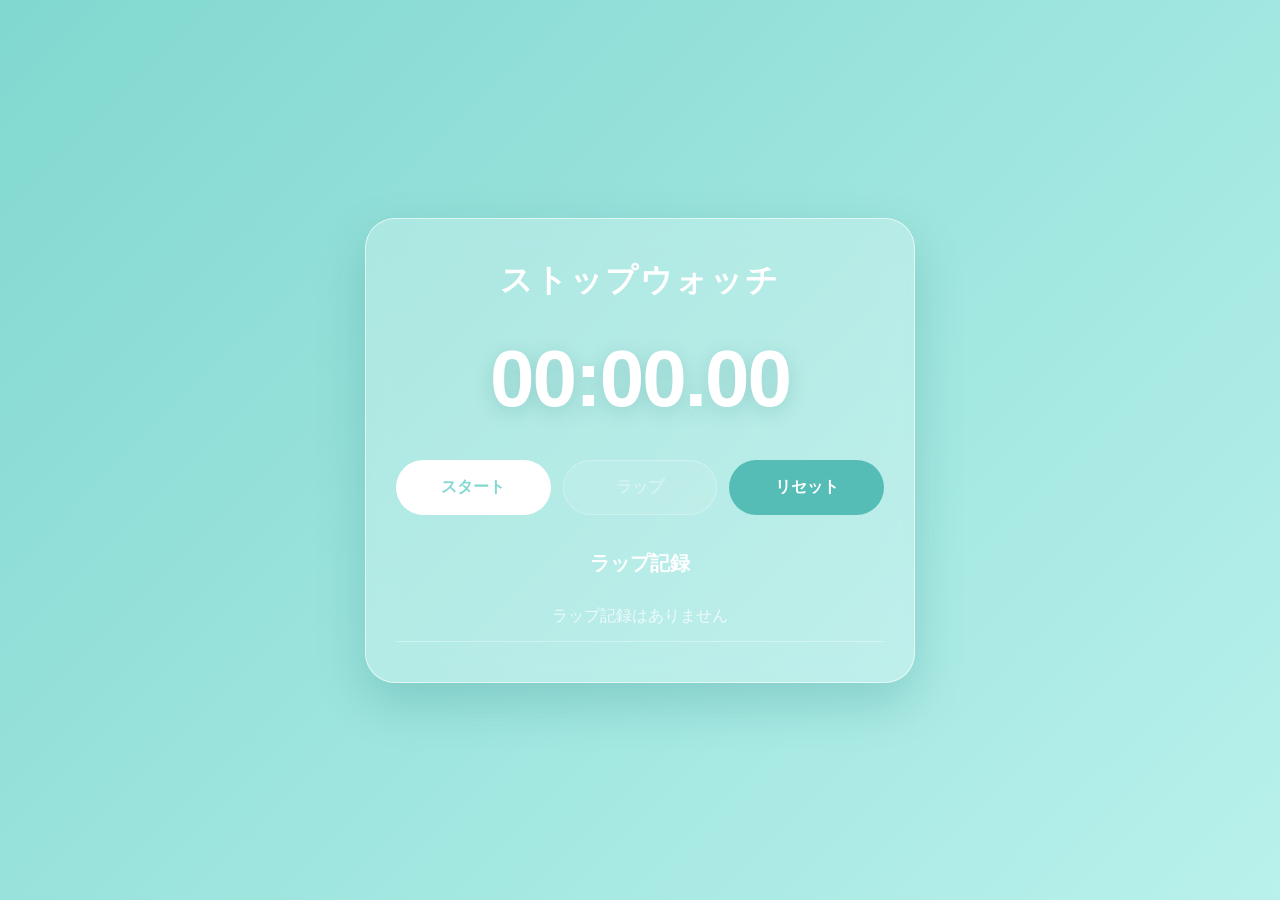
<file: index.html>
<!DOCTYPE html>
<html lang="ja">

<head>
  <meta charset="UTF-8">

  <meta
    name="viewport"
    content="width=device-width, initial-scale=1.0"
  >

  <title>ストップウォッチ</title>

  <link rel="stylesheet" href="style.css">
</head>

<body>

  <main class="stopwatch">

    <h1>ストップウォッチ</h1>

    <div id="time" class="time">
      00:00.00
    </div>

    <div class="buttons">

      <button
        id="startButton"
        class="start-button"
      >
        スタート
      </button>

      <button
        id="lapButton"
        class="lap-button"
        disabled
      >
        ラップ
      </button>

      <button
        id="resetButton"
        class="reset-button"
      >
        リセット
      </button>

    </div>

    <div class="lap-area">

      <h2>ラップ記録</h2>

      <ul id="lapList">

        <li class="empty-message">
          ラップ記録はありません
        </li>

      </ul>

    </div>

  </main>

  <script src="script.js"></script>

</body>

</html>
</file>
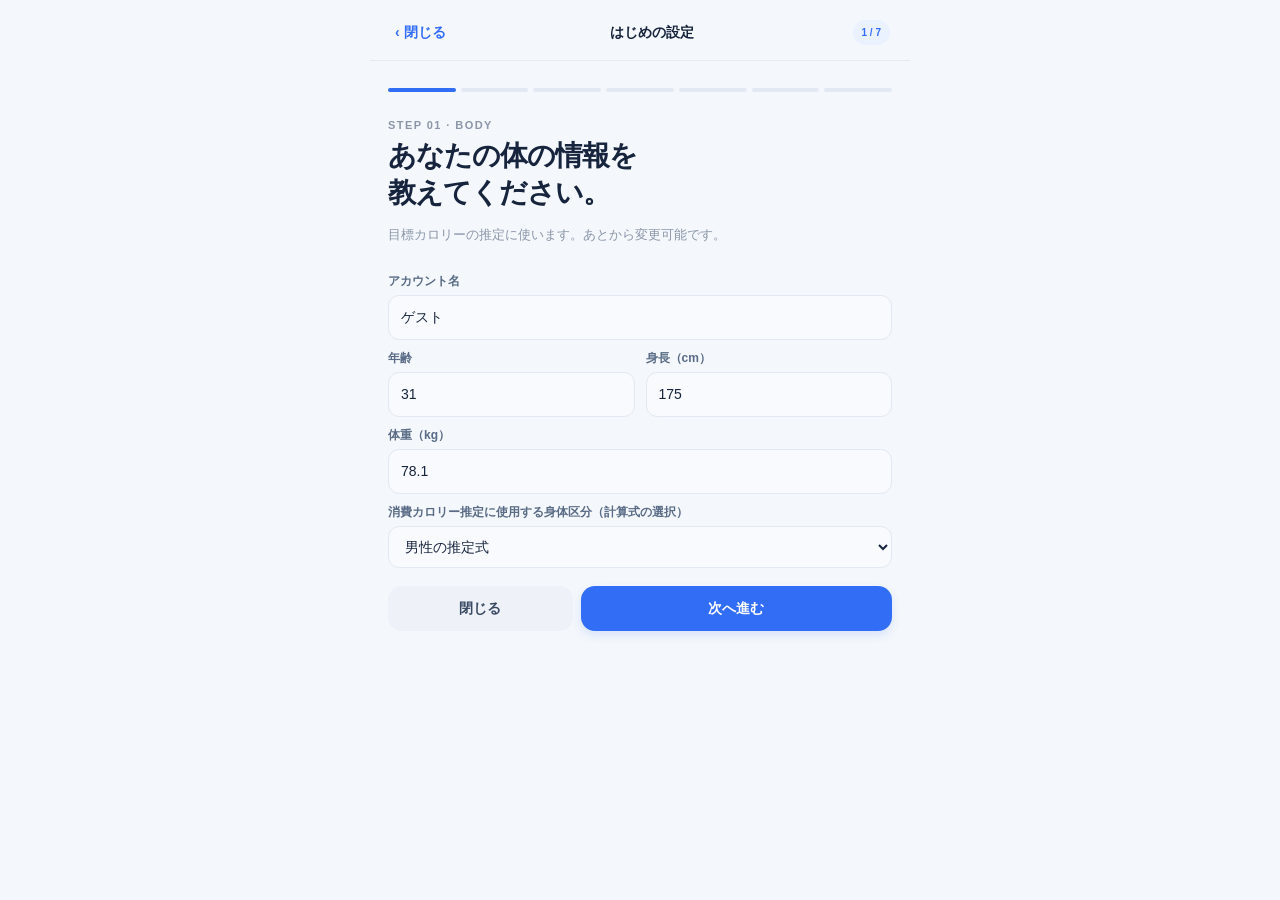
<file: fitnote-v2/index.html>
<!doctype html>
<html lang="ja"><head><meta charset="UTF-8"><meta name="viewport" content="width=device-width,initial-scale=1,viewport-fit=cover"><meta name="theme-color" content="#f5f7fb"><meta name="apple-mobile-web-app-capable" content="yes"><title>FITNOTE 2.0｜トレーニング＆食事管理</title>
<style>
:root{--ink:#17243d;--muted:#8b96a9;--blue:#326df6;--blue2:#eaf1ff;--teal:#19b7a0;--teal2:#e5f8f4;--orange:#f4a348;--bg:#f4f7fb;--line:#e7ecf3;--card:#fff;--shadow:0 8px 30px rgba(36,57,98,.045)}
*{box-sizing:border-box}body{margin:0;background:var(--bg);color:var(--ink);font-family:-apple-system,BlinkMacSystemFont,"Hiragino Kaku Gothic ProN","Yu Gothic",Meiryo,sans-serif;font-size:14px;line-height:1.5}button,input,select{font:inherit}button{cursor:pointer;touch-action:manipulation}button:disabled{opacity:.45;cursor:not-allowed}button:focus-visible,input:focus-visible,select:focus-visible{outline:3px solid #91aeff;outline-offset:2px}input,select{accent-color:var(--blue)}.shell{width:min(100%,540px);margin:0 auto;min-height:100vh;min-height:100dvh;padding-bottom:96px;background:var(--bg)}.top{position:sticky;top:0;z-index:30;backdrop-filter:blur(18px);background:rgba(244,247,251,.95);padding:17px 20px 12px;border-bottom:1px solid rgba(226,232,242,.8)}.topline{display:flex;align-items:center;justify-content:space-between;gap:12px}.brand{display:flex;align-items:center;gap:9px;font-size:19px;font-weight:900;letter-spacing:-.7px}.brandicon{width:34px;height:34px;border-radius:12px;background:#326df6;color:#fff;display:grid;place-items:center;font-size:19px;box-shadow:0 5px 12px #326df63a}.topright{display:flex;gap:7px;align-items:center}.iconbtn{height:36px;width:36px;border:1px solid var(--line);border-radius:13px;background:#fff;color:var(--ink);display:grid;place-items:center}.icon{width:19px;height:19px;stroke:currentColor;fill:none;stroke-width:1.9;stroke-linecap:round;stroke-linejoin:round}.screen{padding:19px 18px 18px}.eyebrow{font-size:11px;font-weight:800;letter-spacing:.13em;color:var(--muted);text-transform:uppercase}.h1{font-size:25px;letter-spacing:-1px;line-height:1.3;margin:5px 0 6px;font-weight:900}.subtitle{font-size:12px;color:var(--muted);margin:0}.sectionhead{display:flex;align-items:center;justify-content:space-between;gap:8px;margin:26px 0 11px}.sectionhead h2{font-size:17px;margin:0;letter-spacing:-.4px}.card{background:var(--card);border-radius:20px;padding:18px;box-shadow:var(--shadow);border:1px solid #edf1f7;margin-top:13px}.card.plain{box-shadow:none}.cardbg{background:#f8fafd;border-radius:16px;padding:13px}.small{font-size:12px;color:var(--muted)}.tiny{font-size:11px;color:var(--muted)}.fw{font-weight:800}.heavy{font-size:27px;font-weight:900;letter-spacing:-1px}.muted{color:var(--muted)}.blue{color:var(--blue)}.teal{color:var(--teal)}.line{height:1px;background:var(--line);margin:15px 0}.row{display:flex;align-items:center;justify-content:space-between;gap:10px}.row.start{justify-content:flex-start}.alignstart{align-items:flex-start}.wrap{flex-wrap:wrap}.stack{display:grid;gap:9px}.grid2{display:grid;grid-template-columns:repeat(2,minmax(0,1fr));gap:11px}.grid3{display:grid;grid-template-columns:repeat(3,minmax(0,1fr));gap:8px}.badge{font-size:10px;border-radius:100px;padding:5px 9px;background:var(--blue2);color:var(--blue);font-weight:800;white-space:nowrap}.badge.gray{background:#edf1f6;color:#778295}.badge.green{color:#0b9d82;background:#e5f8f4}.btn{background:var(--blue);color:#fff;border:0;border-radius:14px;padding:12px 15px;font-weight:800;box-shadow:0 4px 10px #326df625}.btn.gray{background:#eef2f8;color:#394963;box-shadow:none}.btn.white{background:#fff;color:var(--blue);border:1px solid #d6e3ff;box-shadow:none}.btn.sm{font-size:12px;padding:9px 11px;border-radius:11px}.btn.full{width:100%}.btn.link{border:0;box-shadow:none;background:none;padding:5px;color:var(--blue)}.nav{position:fixed;bottom:0;left:50%;transform:translateX(-50%);width:min(100%,540px);display:grid;grid-template-columns:repeat(5,1fr);padding:9px 9px max(11px,env(safe-area-inset-bottom));background:rgba(255,255,255,.98);backdrop-filter:blur(14px);box-shadow:0 -4px 23px #17243d0b;border-top:1px solid #edf1f5;z-index:32}.nav button{border:0;background:transparent;display:grid;place-items:center;gap:3px;color:#a4aebc;font-size:10px;font-weight:700}.nav button.active{color:var(--blue)}.nav .icon{width:21px;height:21px}.hero{border-radius:24px;background:linear-gradient(135deg,#203d90 0%,#2869e6 75%,#558eff 100%);padding:19px;color:#fff;position:relative;overflow:hidden;box-shadow:0 11px 26px #2658ad27}.hero:before{content:"";position:absolute;width:230px;height:230px;border-radius:50%;background:#ffffff10;top:-120px;right:-100px}.hero:after{content:"";position:absolute;width:185px;height:185px;border:1px solid #ffffff1c;border-radius:50%;bottom:-125px;right:-45px}.hero>*{position:relative;z-index:1}.hero .muted{color:#c6d8ff}.hero .heavy{font-size:36px}.hero .bar{background:#ffffff40}.hero .bar span{background:#fff}.bar{height:8px;border-radius:99px;background:#eaf0f9;overflow:hidden}.bar span{height:100%;display:block;background:var(--blue);border-radius:99px;transition:width .3s}.metric{background:#fff;border:1px solid #edf1f5;border-radius:17px;padding:15px;box-shadow:var(--shadow)}.metric .value{font-weight:900;font-size:22px;letter-spacing:-.8px}.metric .name{color:var(--muted);font-size:11px;margin-bottom:7px}.chip{border:1px solid #e6ebf3;border-radius:11px;padding:8px 12px;background:#fff;color:#62718b;font-weight:700;font-size:12px}.chip.active{background:var(--blue);color:#fff;border-color:var(--blue)}.seg{background:#eff3f8;border-radius:12px;display:flex;padding:4px;gap:3px}.seg button{flex:1;border:0;background:transparent;color:#97a2b2;border-radius:9px;padding:8px;font-weight:800;font-size:12px}.seg button.active{background:#fff;color:var(--blue);box-shadow:0 2px 5px #162a4810}.field{display:grid;gap:5px}.field label{font-size:12px;font-weight:800;color:#596b86}.field input,.field select{width:100%;padding:11px 12px;background:#f8fafd;border:1px solid #e3e9f2;border-radius:11px;color:var(--ink);min-width:0}.field input[type=date]{min-height:44px}.foodrow{display:flex;align-items:center;gap:12px;border:1px solid #ebeff5;border-radius:15px;background:#fff;padding:12px;margin:9px 0}.foodemoji{width:48px;height:48px;flex:none;background:#f3f7ff;border-radius:13px;display:grid;place-items:center;font-size:26px}.grow{flex:1;min-width:0}.foodrow h3{font-size:13px;margin:0 0 2px;font-weight:800}.foodrow .sub{font-size:11px;color:var(--muted)}.foodrow .right{font-size:12px;font-weight:900;white-space:nowrap}.btncircle{display:grid;place-items:center;background:#eef3fc;border:0;width:32px;height:32px;border-radius:10px;font-weight:900;font-size:17px;color:var(--blue)}.count{font-size:17px;font-weight:900;min-width:23px;text-align:center}.macrobar{display:flex;height:12px;overflow:hidden;border-radius:100px;gap:2px;background:#edf1f6}.macrobar span{height:100%}.macrolegend{display:grid;grid-template-columns:repeat(3,1fr);gap:8px;margin-top:12px}.dot{display:inline-block;height:8px;width:8px;border-radius:3px;margin-right:5px}.weekday{display:grid;grid-template-columns:repeat(7,minmax(0,1fr));gap:6px}.day{border:1px solid #e9eff5;border-radius:13px;padding:9px 2px;text-align:center;background:#fff;color:var(--muted)}.day.active{border-color:#b6cbff;background:#eef4ff;color:var(--blue)}.day .n{font-size:17px;font-weight:900;margin-top:2px;color:var(--ink)}.day.active .n{color:var(--blue)}.day .b{width:25%;height:3px;border-radius:10px;background:var(--teal);margin:5px auto 0}.day .d{font-size:11px}.day.week{padding-bottom:6px}.calstack{height:95px;display:flex;align-items:stretch;flex-direction:column-reverse;gap:2px;margin:9px 11px}.calstack span{display:block;width:100%;border-radius:3px}.trend{width:100%;display:block;overflow:visible}.trend .gridline{stroke:#eaf0f6;stroke-width:1}.trend .axislabel{fill:#a1aabc;font-size:10px}.trend .plotline{fill:none;stroke:var(--blue);stroke-width:3;stroke-linecap:round;stroke-linejoin:round}.trend .plotline.bf{stroke:var(--teal)}.trend .plotdot{fill:white;stroke:var(--blue);stroke-width:3;cursor:pointer}.trend .plotdot.bf{stroke:var(--teal)}.callout{border-radius:14px;background:#eff5ff;color:#3565b5;font-size:12px;padding:12px 13px}.notice{border-radius:13px;background:#fff8ea;border:1px solid #ffedc4;color:#8c6427;padding:11px;font-size:12px}.pagefooter{color:#a5afbf;text-align:center;font-size:10px;padding:25px 12px 6px}.sheetwrap{position:fixed;inset:0;background:#16213876;display:flex;align-items:flex-end;justify-content:center;z-index:50}.sheet{width:min(100%,540px);max-height:88dvh;overflow:auto;overscroll-behavior:contain;background:white;border-radius:25px 25px 0 0;padding:17px 19px max(22px,env(safe-area-inset-bottom));box-shadow:0 -12px 30px #121a2a15}.grab{height:5px;width:47px;background:#dde3eb;border-radius:9px;margin:0 auto 14px}.sheethead{display:flex;justify-content:space-between;align-items:center;margin-bottom:14px}.sheethead h2{margin:0;font-size:20px}.close{height:32px;width:32px;border:0;border-radius:50%;background:#f0f3f8;color:#768398;font-size:19px}.quest{background:#fff;border:1px solid #e4eaf4;border-radius:15px;padding:14px;text-align:left;display:flex;align-items:center;justify-content:space-between;width:100%;font-weight:800;color:var(--ink)}.quest.active{border:2px solid var(--blue);background:#eef4ff;color:var(--blue)}.quest .hint{font-size:11px;font-weight:500;color:#8d97a8;margin-top:3px}.wizard{padding:19px 18px}.wizard .hero-step{font-size:28px;margin:3px 0 9px;font-weight:900;line-height:1.35;letter-spacing:-1px}.wizard .intro{color:var(--muted);font-size:13px}.steps{display:flex;gap:5px;margin:8px 0 25px}.steps span{height:4px;flex:1;background:#e3e9f3;border-radius:9px}.steps span.on{background:var(--blue)}.wizard .actions{position:sticky;bottom:0;background:linear-gradient(#f4f7fb00,#f4f7fb 24%);padding:18px 0 0;display:flex;gap:8px}.wizard .actions .btn{flex:1}.percenttile{display:grid;gap:3px;place-items:center;border:1px solid #e5ebf2;border-radius:14px;background:#fff;padding:9px 4px}.percenttile.active{border:2px solid var(--blue);background:#edf4ff}.percenttile svg{width:100%;max-width:84px;height:81px}.percenttile small{font-weight:900;color:#53627b}.inputrow{display:flex;align-items:center;gap:8px}.inputrow .field{flex:1}.workoutcard{background:#fff;border:1px solid #e9edf4;border-radius:15px;padding:12px;margin-top:9px}.muscleBody{width:min(100%,310px);height:260px;display:block;margin:auto}.muscleBody path,.muscleBody ellipse{stroke:#fff;stroke-width:3;stroke-linejoin:round}.muscleBody .base{fill:#dce5ee}.muscleBody .rest{fill:#1fbea5}.muscleBody .busy{fill:#ff929d}.muscleBody .mid{fill:#ffc474}.note{margin-top:10px;font-size:11px;color:#8b99aa}.empty{padding:28px 13px;text-align:center;color:#94a0af}.spacer{height:20px}a{color:var(--blue)}
@media(max-width:350px){.screen{padding:14px 12px}.top{padding-inline:12px}.card{padding:13px}.wizard{padding:15px 12px}.h1{font-size:23px}.metric .value{font-size:18px}.foodemoji{width:42px;height:42px}.chip{padding:7px 8px}}
</style></head>
<body><div id="app" class="shell"></div>
<svg width="0" height="0" style="position:absolute;overflow:hidden" aria-hidden="true"><defs>
<symbol id="i-home" viewBox="0 0 24 24"><path d="m3 10 9-7 9 7v10a1 1 0 0 1-1 1h-5v-7H9v7H4a1 1 0 0 1-1-1z"/></symbol>
<symbol id="i-dumbbell" viewBox="0 0 24 24"><path d="M3 9v6m4-9v12m10-12v12m4-9v6M7 12h10M1 9h4v6H1zm18 0h4v6h-4z"/></symbol>
<symbol id="i-food" viewBox="0 0 24 24"><path d="M4 3v8m4-8v8M4 7h4m-2 4v10M15 3c-5 5-5 11 0 12h3v6M18 3v18"/></symbol>
<symbol id="i-chart" viewBox="0 0 24 24"><path d="M3 20V5m0 15h18M6 16l5-5 4 3 6-8"/></symbol>
<symbol id="i-record" viewBox="0 0 24 24"><path d="M8 3h8v3H8zM6 5H5a2 2 0 0 0-2 2v13a1 1 0 0 0 1 1h16a1 1 0 0 0 1-1V7a2 2 0 0 0-2-2h-1M7 12h10M7 16h7"/></symbol>
<symbol id="i-settings" viewBox="0 0 24 24"><circle cx="12" cy="12" r="3"/><path d="M12 2l2 2 3-1 1 3 3 1-1 3 2 2-2 2 1 3-3 1-1 3-3-1-2 2-2-2-3 1-1-3-3-1 1-3-2-2 2-2-1-3 3-1 1-3 3 1z"/></symbol>
<symbol id="i-chevron" viewBox="0 0 24 24"><path d="m9 6 6 6-6 6"/></symbol>
<symbol id="i-plus" viewBox="0 0 24 24"><path d="M12 4v16M4 12h16"/></symbol>
<symbol id="i-check" viewBox="0 0 24 24"><path d="m4 12 5 5L20 6"/></symbol>
</defs></svg>
<script>
'use strict';
const KEY='fitnote_v2_20261026';
const $=s=>document.querySelector(s);
const esc=s=>String(s??'').replace(/[&<>"']/g,c=>({'&':'&amp;','<':'&lt;','>':'&gt;','"':'&quot;',"'":'&#39;'}[c]));
const ico=name=>`<svg class="icon" aria-hidden="true"><use href="#i-${name}"></use></svg>`;
const localDate=(d=new Date())=>`${d.getFullYear()}-${String(d.getMonth()+1).padStart(2,'0')}-${String(d.getDate()).padStart(2,'0')}`;
const parseDate=s=>new Date(s+'T12:00:00');
const shifted=(s,n)=>{const d=parseDate(s);d.setDate(d.getDate()+n);return localDate(d)};
const today=localDate();
const baseRecords=()=>{let out=[];for(let i=20;i>=0;i-=3){let d=shifted(today,-i);out.push({date:d,weight:Math.round((79.5-i*.01-(20-i)*.065+(Math.sin(i*1.7)*.12))*10)/10,bf:Math.round((20.5-(20-i)*.055)*10)/10})}out.push({date:today,weight:78.1,bf:19.3});return out};
const initial=()=>({version:2,demo:true,profile:{name:'ゲスト',age:31,sex:'male',height:175,weight:78.1,bf:19.3,targetWeight:74,targetBF:15,targetDate:'2027-01-31',activity:1.375,style:'balanced',pace:'standard',proteinFactor:1.6,kcalOverride:null,shake:1,shakeMacros:{p:24,f:2,c:3},mealTiming:['朝食','昼食','夕食','間食'],distribution:'even',trainingDays:[1,4]},records:baseRecords(),mealLog:{},mealChoice:{},mealTitles:{},workoutLog:{},favorites:[],wizardDone:false});
let state;try{state=JSON.parse(localStorage.getItem(KEY))||initial()}catch(e){state=initial()};if(!state.profile||!Array.isArray(state.records))state=initial();
const save=()=>{try{localStorage.setItem(KEY,JSON.stringify(state))}catch(e){notify('保存できませんでした。ブラウザの保存設定をご確認ください')}};
let page=state.profile.wizardDone?'home':'wizard',modal='',wizardStep=0,viewRange=30,selectedPoint=null,chosenDate=today,selectedMuscle='胸',selectedExercise='bench',exerciseTab='guide',bodySide='front',weekOffset=0,customDays={},toastTimer=0;
const names=['日','月','火','水','木','金','土'];
const fnum=n=>Number.isFinite(Number(n))?Number(n):0;
const round=n=>Math.round(n);
const clamp=(n,a,b)=>Math.min(b,Math.max(a,n));
function targets(date=today){const p=state.profile,wt=clamp(fnum(p.weight)||78,30,300),height=clamp(fnum(p.height)||175,100,230),age=clamp(fnum(p.age)||31,15,95),bmr=10*wt+6.25*height-5*age+(p.sex==='female'?-161:5),tdee=round(bmr*fnum(p.activity||1.375));let days=Math.max(1,Math.round((parseDate(p.targetDate||today)-parseDate(today))/86400000));let delta=clamp((wt-fnum(p.targetWeight||wt))*7700/days,-850,850);let preset=p.pace==='slow'?.65:p.pace==='fast'?1.3:1;let planned=round(tdee-delta*preset);const floor=p.sex==='female'?1200:1500;planned=Math.max(floor,planned);let kcal=p.kcalOverride!==null&&p.kcalOverride!==''?clamp(round(fnum(p.kcalOverride)),1000,6000):planned;let protein=round(wt*fnum(p.proteinFactor||1.6));let fat=round(kcal*(p.style==='lowfat'?.19:p.style==='lowcarb'?.36:p.style==='keto'?.68:.27)/9);let carbs=Math.max(0,round((kcal-protein*4-fat*9)/4));if(p.style==='keto'){carbs=Math.min(40,carbs);fat=Math.max(0,round((kcal-protein*4-carbs*4)/9))}const diffDays=(parseDate(date)-parseDate(today))/86400000;let factor=1;if(p.distribution==='training'){factor=(p.trainingDays||[1,4]).includes(parseDate(date).getDay())?1.08:.968}if(p.distribution==='custom'){factor=1+fnum((customDays||{})[parseDate(date).getDay()]||0)/100}let k=round(kcal*factor);let pr=protein,ft=round(fat*factor),cb=Math.max(0,round((k-pr*4-ft*9)/4));return {tdee,bmr,kcal:k,protein:pr,fat:ft,carbs:cb,days,warning:kcal<=floor};}
function dayLog(date){return state.mealLog[date]||{}};
function getMeals(date=chosenDate){const t=targets(date),p=state.profile,shake=clamp(fnum(p.shake),0,5),shakeP=shake*fnum(p.shakeMacros?.p??24),shakeF=shake*fnum(p.shakeMacros?.f??2),shakeC=shake*fnum(p.shakeMacros?.c??3);let weights=[.25,.36,.31,.08];let keys=['朝食','昼食','夕食','間食'];let active=keys.map(k=>(p.mealTiming||keys).includes(k));if(!active.some(Boolean))active=[true,true,true,true];let sum=weights.reduce((a,v,i)=>a+(active[i]?v:0),0);let remP=Math.max(0,t.protein-shakeP),remF=Math.max(0,t.fat-shakeF),remC=Math.max(0,t.carbs-shakeC);const style=menus[p.style]||menus.balanced;return keys.filter((k,i)=>active[i]).map(k=>{let i=keys.indexOf(k),id=k,option=clamp(Number(state.mealChoice[k]||0),0,style[k].length-1),def=style[k][option],part=weights[i]/sum;let m={id,name:state.mealTitles[k]||def.name,description:def.desc,emoji:def.emoji,p:round(remP*part),f:round(remF*part),c:round(remC*part)};m.kcal=round(m.p*4+m.f*9+m.c*4);return m})}
const menus={
 balanced:{'朝食':[{name:'卵と納豆の朝ごはん',desc:'卵・納豆・ご飯・味噌汁・ヨーグルト',emoji:'🍳'},{name:'オートミール朝食',desc:'オートミール・牛乳・バナナ・卵',emoji:'🥣'},{name:'鮭とご飯の和朝食',desc:'鮭・ご飯・豆腐・野菜',emoji:'🍚'}],'昼食':[{name:'鶏むね肉の定食',desc:'鶏むね肉・ご飯・ブロッコリー・スープ',emoji:'🍗'},{name:'サーモン丼',desc:'サーモン・ご飯・枝豆・海藻',emoji:'🍣'},{name:'牛赤身のランチ',desc:'牛赤身肉・ご飯・野菜サラダ',emoji:'🥩'}],'夕食':[{name:'鮭の和食セット',desc:'鮭・ご飯・豆腐・具沢山味噌汁',emoji:'🐟'},{name:'鶏肉のグリルプレート',desc:'鶏むね肉・じゃがいも・野菜',emoji:'🥗'},{name:'豚ヒレの生姜焼き',desc:'豚ヒレ・ご飯・ほうれん草',emoji:'🍱'}],'間食':[{name:'果物とギリシャヨーグルト',desc:'ギリシャヨーグルト・季節の果物',emoji:'🍌'},{name:'チーズとナッツ',desc:'チーズ・ナッツ・果物',emoji:'🧀'}]},
 lowfat:{'朝食':[{name:'脂質控えめの和朝食',desc:'卵白・納豆・ご飯・ヨーグルト',emoji:'🍚'}],'昼食':[{name:'鶏むね肉の野菜丼',desc:'皮なし鶏むね・ご飯・温野菜',emoji:'🍗'}],'夕食':[{name:'白身魚の定食',desc:'タラ・ご飯・野菜・豆腐',emoji:'🐟'}],'間食':[{name:'無脂肪ヨーグルトと果物',desc:'無脂肪ヨーグルト・バナナ',emoji:'🥣'}]},
 lowcarb:{'朝食':[{name:'卵とアボカドプレート',desc:'卵・アボカド・ヨーグルト',emoji:'🥑'}],'昼食':[{name:'チキンサラダランチ',desc:'チキン・豆・サラダ・チーズ',emoji:'🥗'}],'夕食':[{name:'牛赤身と温野菜',desc:'牛肉・きのこ・野菜・豆腐',emoji:'🥩'}],'間食':[{name:'ゆで卵とナッツ',desc:'卵・ミックスナッツ',emoji:'🥚'}]},
 keto:{'朝食':[{name:'卵とアボカド',desc:'卵・アボカド・葉野菜',emoji:'🥑'}],'昼食':[{name:'サーモンのサラダ',desc:'サーモン・オリーブオイル・葉野菜',emoji:'🥗'}],'夕食':[{name:'鶏ももとブロッコリー',desc:'鶏もも・チーズ・ブロッコリー',emoji:'🍗'}],'間食':[{name:'チーズとナッツ',desc:'チーズ・クルミ',emoji:'🧀'}]}
};
const styleNames={balanced:'バランス食',lowfat:'ローファット',lowcarb:'ローカーボ',keto:'ケトジェニック'};
const exercises={bench:{name:'ベンチプレス',muscle:'胸',secondary:'肩・腕',guide:'肩甲骨を寄せてベンチに背中を安定させます。足を床につけ、バーを胸のあたりにゆっくり下ろし、肘を伸ばして押し上げます。',breath:'下ろしながら吸い、押し上げながら吐きます。',warning:'肩や手首に痛みがある場合は負荷を下げましょう。'},squat:{name:'スクワット',muscle:'下半身',secondary:'腹筋',guide:'足を肩幅程度に開き、胸と背筋を保ちながら股関節と膝を曲げ、かかとが浮かない範囲でしゃがみます。足裏全体で床を押して立ち上がります。',breath:'しゃがむ前に息を吸い、立ち上がりながら吐きます。',warning:'腰を丸めず、無理のない可動域から始めましょう。'},row:{name:'シーテッドロー',muscle:'背中',secondary:'腕',guide:'背筋を保って座り、ハンドルを握ります。肩甲骨を寄せながら肘を後ろに引き、お腹のほうへ引きつけてゆっくり戻します。',breath:'引くときに吐き、戻すときに吸います。',warning:'上体を過度に反らしたり、反動を使いすぎないようにします。'},press:{name:'ショルダープレス',muscle:'肩',secondary:'腕',guide:'背筋を保って座り、ダンベルを耳の横に構えます。真上へゆっくり押し上げ、コントロールして下ろします。',breath:'押し上げながら吐き、下ろしながら吸います。',warning:'腰を反りすぎないようにしましょう。'},curl:{name:'アームカール',muscle:'腕',secondary:'',guide:'肘を体側に固定し、ダンベルをゆっくり曲げ伸ばしします。',breath:'持ち上げるときに吐きます。',warning:'肩や腰で反動を使わないようにします。'},crunch:{name:'クランチ',muscle:'腹筋',secondary:'',guide:'仰向けで膝を曲げ、お腹を丸める意識で肩甲骨を少し床から浮かせます。',breath:'体を起こすときに吐きます。',warning:'首を手で引っ張らないようにしましょう。'}};
const muscleTargets={'胸':10,'背中':12,'肩':10,'下半身':12,'腕':10,'腹筋':6};
function weekStart(date=today){let d=parseDate(date),w=(d.getDay()+6)%7;d.setDate(d.getDate()-w);return localDate(d)}
function weeksDates(offset=0){let start=shifted(weekStart(),offset*7);return Array.from({length:7},(_,i)=>shifted(start,i))}
function workoutSets(date,ex){return Math.max(0,Number(state.workoutLog[date]?.[ex]||0))}
function volumeWeek(m){let sum=0;for(let d of weeksDates(weekOffset)){for(let [id,e] of Object.entries(exercises))if(e.muscle===m)sum+=workoutSets(d,id)}return sum}
function lastTrained(m){let found=null;for(let i=0;i<30;i++){let d=shifted(today,-i);if(Object.entries(exercises).some(([id,e])=>e.muscle===m&&workoutSets(d,id)>0)){found=i;break}}return found}
function recStatus(m){let age=lastTrained(m);return age===null?{label:'未記録',cls:'base',note:'記録から推定できません'}:age>=3?{label:'回復目安',cls:'rest',note:`最終記録${age}日前`}:age>=2?{label:'回復中',cls:'mid',note:`最終記録${age}日前`}:{label:'休息推奨',cls:'busy',note:`最終記録${age}日前`}}
function notify(s){const t=document.getElementById('toast');if(t){t.textContent=s;t.style.opacity='1';clearTimeout(toastTimer);toastTimer=setTimeout(()=>t.style.opacity='0',2600)}}
const navs=[['home','ホーム','home'],['training','運動','dumbbell'],['meals','食事','food'],['analysis','分析','chart'],['record','記録','record']];
function render(){let inner='';if(page==='wizard'){inner=wizardView()}else inner=({home:homeView,training:trainingView,meals:mealsView,analysis:analysisView,record:recordView})[page]();$('#app').innerHTML=page==='wizard'?inner+toastEl():header()+`<main class="screen">${inner}</main>`+navBar()+toastEl()+(modal?modalView():'');bindInputs();}
const toastEl=()=>`<div id="toast" role="status" style="position:fixed;bottom:95px;left:50%;transform:translateX(-50%);z-index:90;background:#243859;color:#fff;max-width:90%;width:max-content;text-align:center;border-radius:13px;padding:10px 16px;opacity:0;transition:opacity .2s;pointer-events:none;font-size:12px"></div>`;
function header(){return `<header class="top"><div class="topline"><div class="brand"><span class="brandicon">F</span><span>FITNOTE</span><span class="badge gray">2.0</span></div><div class="topright">${state.demo?'<span class="badge">デモ</span>':''}<button class="iconbtn" title="初期設定・プロフィール" aria-label="設定" onclick="showModal('settings')">${ico('settings')}</button></div></div></header>`}
function navBar(){return `<nav class="nav" aria-label="メインメニュー">${navs.map(([id,n,ic])=>`<button class="${page===id?'active':''}" onclick="go('${id}')">${ico(ic)}<span>${n}</span></button>`).join('')}</nav>`}
function title(t,sub){return `<h1 class="h1">${t}</h1>${sub?`<p class="subtitle">${sub}</p>`:''}`}
function hero(){const t=targets(),p=state.profile,remain=Math.max(0,Math.ceil((parseDate(p.targetDate)-parseDate(today))/86400000)),start=fnum(p.weight),goal=fnum(p.targetWeight),first=state.records.length?state.records[0].weight:start,now=latestRecord()?.weight??start,progress=first===goal?100:clamp(round((first-now)/(first-goal)*100),0,100);return `<div class="hero"><div class="row" style="margin-bottom:11px"><span style="font-size:12px;color:#dbe7ff">${esc(p.name)}さんの目標</span><span style="border:1px solid #ffffff55;border-radius:99px;padding:3px 9px;font-size:11px">${esc(p.targetDate)}まで</span></div><div class="row alignstart"><div><div style="font-size:11px;color:#d1e0ff">目標体重</div><div class="heavy">${Number(goal).toFixed(1)}<span style="font-size:14px;font-weight:500"> kg</span></div></div><div style="text-align:right"><div style="font-size:11px;color:#d1e0ff">達成予定日まで</div><div class="heavy">${remain}<span style="font-size:14px;font-weight:500"> 日</span></div></div></div><div class="row" style="margin:18px 0 7px;font-size:11px"><span>達成進捗の目安</span><b>${progress}%</b></div><div class="bar"><span style="width:${progress}%"></span></div><div style="font-size:11px;color:#dbe7ff;margin-top:9px">${remainingText(goal,now)}</div></div>`}
function remainingText(goal,wt){let diff=Math.abs(wt-goal).toFixed(1);return Math.abs(wt-goal)<.05?'目標体重に到達しています':`現在 ${wt.toFixed(1)}kg ｜ 目標まで ${diff}kg`}
function latestRecord(){return [...state.records].sort((a,b)=>a.date.localeCompare(b.date)).at(-1)}
function homeView(){const t=targets(),r=latestRecord()||{weight:state.profile.weight,bf:state.profile.bf};return `${title('今日も、少しずつ前へ。','記録が続くほど、変化が見えてきます。')}${hero()}<div class="grid2" style="margin-top:12px"><div class="metric"><div class="name">現在の体重</div><div class="value">${fnum(r.weight).toFixed(1)}<small style="font-size:12px"> kg</small></div><div class="tiny">目標 ${fnum(state.profile.targetWeight).toFixed(1)} kg</div></div><div class="metric"><div class="name">現在の体脂肪率</div><div class="value">${fnum(r.bf).toFixed(1)}<small style="font-size:12px"> %</small></div><div class="tiny">目標 ${fnum(state.profile.targetBF)} %</div></div></div><div class="sectionhead"><h2>体の変化</h2><button class="btn link sm" onclick="go('analysis')">詳しく見る ›</button></div><div class="card" style="margin-top:0">${trendGraph('weight',14,248,110)}<div class="line"></div>${trendGraph('bf',14,248,110)}</div><div class="sectionhead"><h2>今日の食事目標</h2><button class="btn link sm" onclick="go('meals')">献立を見る ›</button></div><div class="card" style="margin-top:0">${macroWidget(t)}<div class="line"></div><div class="row"><span class="small">プロテイン</span><strong>${fnum(state.profile.shake)}杯 × ${fnum(state.profile.shakeMacros?.p??24)}g（目安）</strong></div></div><div class="sectionhead"><h2>今週のトレーニング</h2><button class="btn link sm" onclick="go('training')">記録する ›</button></div><div class="card" style="margin-top:0"><div class="grid3">${Object.keys(muscleTargets).map(k=>{let x=volumeWeek(k);return `<div class="cardbg"><div class="small">${k}</div><div class="fw">${x}<span class="tiny">/${muscleTargets[k]}セット</span></div><div class="bar" style="margin-top:7px;height:5px"><span style="width:${clamp(x/muscleTargets[k]*100,0,100)}%"></span></div></div>`}).join('')}</div><div class="note">セット数の目標は初期値で、体力や経験に合わせて調整してください。</div></div>${state.demo?'<div class="notice" style="margin-top:17px">これは動作確認用のサンプルデータです。右上の設定から自分の数値に変更できます。</div>':''}${footer()}`}
function macroWidget(t){let total=t.protein*4+t.fat*9+t.carbs*4||1;return `<div class="row"><div><div class="small">推奨摂取カロリー（推定）</div><div class="heavy">${t.kcal.toLocaleString()} <span style="font-size:13px">kcal</span></div></div><span class="badge green">${styleNames[state.profile.style]}</span></div><div class="macrobar" style="margin-top:15px"><span style="background:var(--blue);width:${100*t.protein*4/total}%"></span><span style="background:var(--orange);width:${100*t.fat*9/total}%"></span><span style="background:var(--teal);width:${100*t.carbs*4/total}%"></span></div><div class="macrolegend"><div><div class="tiny"><i class="dot" style="background:var(--blue)"></i>P たんぱく質</div><b>${t.protein}g</b></div><div><div class="tiny"><i class="dot" style="background:var(--orange)"></i>F 脂質</div><b>${t.fat}g</b></div><div><div class="tiny"><i class="dot" style="background:var(--teal)"></i>C 炭水化物</div><b>${t.carbs}g</b></div></div>`}
function weekSelector(){let days=weeksDates(weekOffset);return `<div class="row" style="margin:0 0 13px"><button class="btn gray sm" onclick="weekMove(-1)">‹ 前の週</button><span class="small">${days[0].slice(5).replace('-','/')} 〜 ${days[6].slice(5).replace('-','/')}</span><button class="btn gray sm" onclick="weekMove(1)" ${weekOffset>=Math.max(1,Math.min(52,Math.ceil(targets().days/7)))?'disabled':''}>次の週 ›</button></div>`}
function trainingView(){const day=chosenDate;return `${title('トレーニング','セット数を記録し、部位ごとの負荷を見える化。')}<div class="sectionhead"><h2>週間ボリューム</h2><span class="badge">目標セット数</span></div><div class="card" style="margin-top:0">${weekSelector()}<div class="stack">${Object.keys(muscleTargets).map(k=>{let x=volumeWeek(k),v=muscleTargets[k];return `<div><div class="row" style="margin-bottom:6px"><b style="font-size:12px">${k}</b><span class="small">${x} / ${v}セット</span></div><div class="bar"><span style="width:${clamp(x/v*100,0,100)}%"></span></div></div>`}).join('')}</div></div><div class="sectionhead"><h2>今日の記録</h2><input type="date" id="workDate" value="${esc(chosenDate)}" max="${today}" style="border:1px solid var(--line);border-radius:10px;padding:6px;color:#60718d;background:white;max-width:150px"></div><div class="card" style="margin-top:0"><div class="stack">${Object.entries(exercises).map(([id,e])=>`<div class="workoutcard" style="margin:0"><div class="row"><div><div class="fw">${e.name}</div><div class="tiny">${e.muscle}${e.secondary?'・'+e.secondary:''}</div></div><div class="row"><button class="btncircle" onclick="adjustSet('${id}',-1)" aria-label="${e.name}のセットを減らす">−</button><div class="count">${workoutSets(day,id)}</div><button class="btncircle" onclick="adjustSet('${id}',1)" aria-label="${e.name}のセットを増やす">+</button></div></div><div style="margin-top:8px"><button class="btn link sm" onclick="openExercise('${id}')">フォーム・筋肉の部位を見る ›</button></div></div>`).join('')}</div></div><div class="sectionhead"><h2>筋肉の回復（推定）</h2></div><div class="card" style="margin-top:0">${muscleRecovery()}</div>${footer()}`}
function muscleRecovery(){return `<div class="seg"><button class="${bodySide==='front'?'active':''}" onclick="bodySide='front';render()">前面</button><button class="${bodySide==='back'?'active':''}" onclick="bodySide='back';render()">背面</button></div>${muscleSvg(bodySide)}<div class="row" style="justify-content:center;gap:15px"><span class="tiny"><i class="dot" style="background:#ff929d"></i>休息推奨</span><span class="tiny"><i class="dot" style="background:#ffc474"></i>回復中</span><span class="tiny"><i class="dot" style="background:#1fbea5"></i>回復目安</span></div><div class="grid2" style="margin-top:16px">${Object.keys(muscleTargets).map(k=>{let s=recStatus(k);return `<div class="cardbg"><div class="fw">${k}</div><div class="small">${s.label}</div><div class="tiny">${s.note}</div></div>`}).join('')}</div><p class="note">回復の色は運動記録から48〜72時間を仮定した簡易目安です。実際の疲労・筋肉痛・体調とは一致しない場合があります。</p>`}
function muscleSvg(side,highlight){const cls=k=>highlight?(k===highlight?'rest':'base'):recStatus(k).cls;return `<svg class="muscleBody" role="img" aria-label="${side==='front'?'前面':'背面'}の筋肉回復状況" viewBox="0 0 220 290"><ellipse class="base" cx="110" cy="31" rx="22" ry="26"/><path class="base" d="M100 55h20v19h-20z"/><path class="base" d="M91 63 56 75 35 125 43 156 55 150 74 104 79 170 95 193 125 193 141 170 145 104 166 150 178 156 185 125 164 75 129 63z"/><path class="base" d="M95 191 74 265 82 286 94 282 112 222 127 281 139 286 146 265 126 191z"/>${side==='front'?`<path class="${cls('胸')}" d="M80 79 Q98 69 108 80 L108 110 83 114z"/><path class="${cls('胸')}" d="M112 80 Q124 69 141 79 L137 114 112 110z"/><path class="${cls('腹筋')}" d="M92 117h35l7 55-17 17H103L86 172z"/>`:`<path class="${cls('背中')}" d="M82 78 108 86 108 176 94 182 79 161z"/><path class="${cls('背中')}" d="M112 86 138 78 141 161 126 182 112 176z"/>`}<path class="${cls('肩')}" d="M79 74 58 80 46 113 61 122 80 98z"/><path class="${cls('肩')}" d="M141 74 162 80 174 113 159 122 140 98z"/><path class="${cls('腕')}" d="M45 117 32 148 39 172 51 169 58 133z"/><path class="${cls('腕')}" d="M175 117 188 148 181 172 169 169 162 133z"/><path class="${cls('下半身')}" d="M93 194 78 258 93 266 108 215z"/><path class="${cls('下半身')}" d="M127 194 142 258 127 266 112 215z"/></svg>`}
function mealsView(){const t=targets(chosenDate),p=state.profile,meals=getMeals(chosenDate),log=dayLog(chosenDate),shake=fnum(p.shake),done=meals.filter(m=>log[m.id]).length+(log.shake?1:0),total=meals.length+(shake?1:0);return `${title('食事プラン','目標PFCを満たす献立を選択できます。')}<div class="card" style="margin-top:15px"><div class="row" style="margin-bottom:12px"><b>食事設定</b><button class="btn link sm" onclick="openWizard(4)">設定を変更 ›</button></div><div class="row wrap"><span class="badge green">${styleNames[p.style]}</span><div class="row"><span class="small">プロテイン</span><button class="btncircle" onclick="adjustShake(-1)" aria-label="プロテインを1杯減らす">−</button><b class="count">${shake}</b><button class="btncircle" onclick="adjustShake(1)" aria-label="プロテインを1杯増やす">+</button><span class="small">杯</span></div></div><div class="note">1杯あたりの想定：P${fnum(p.shakeMacros?.p??24)}g・F${fnum(p.shakeMacros?.f??2)}g・C${fnum(p.shakeMacros?.c??3)}g。メーカーの表示に合わせて設定で変更できます。</div><div class="line"></div>${macroWidget(t)}</div><div class="sectionhead"><h2>7日間の食事計画</h2><span class="badge gray">日付をタップ</span></div><div class="card" style="margin-top:0">${weekSelector()}<div class="weekday">${weeksDates(weekOffset).map(d=>{let x=targets(d),select=d===chosenDate;return `<button class="day week ${select?'active':''}" onclick="pickDay('${d}')"><div class="d">${names[parseDate(d).getDay()]}</div><div class="n">${parseDate(d).getDate()}</div><div class="calstack"><span style="height:${100*x.protein*4/(x.kcal||1)}%;background:var(--blue)"></span><span style="height:${100*x.fat*9/(x.kcal||1)}%;background:var(--orange)"></span><span style="height:${100*x.carbs*4/(x.kcal||1)}%;background:var(--teal)"></span></div><div style="font-size:9px">${x.kcal}</div></button>`}).join('')}</div><div class="note">青 P／オレンジ F／緑 C。曜日別配分を設定すると目標値が切り替わります。</div></div><div class="sectionhead"><h2>${prettyDate(chosenDate)}の献立</h2><span class="badge">${done}/${total} 完了</span></div><div class="card" style="margin-top:0"><div class="bar"><span style="width:${total?done/total*100:0}%"></span></div><div style="margin-top:12px">${meals.map(m=>mealRow(m,!!log[m.id])).join('')}${shake?mealRow({id:'shake',name:'プロテイン '+shake+'杯',description:'ホエイ等・メーカー製品によって栄養成分は異なります',emoji:'🥤',p:shake*fnum(p.shakeMacros?.p??24),f:shake*fnum(p.shakeMacros?.f??2),c:shake*fnum(p.shakeMacros?.c??3),kcal:shake*(4*fnum(p.shakeMacros?.p??24)+9*fnum(p.shakeMacros?.f??2)+4*fnum(p.shakeMacros?.c??3))},!!log.shake):''}</div></div><div class="callout" style="margin-top:13px">各献立を開くと材料・PFC目安・代替メニューが確認できます。プロテイン杯数を変えると食事側のタンパク質割当も再配分します。</div>${footer()}`}
function mealRow(m,done){return `<div class="foodrow"><div class="foodemoji" onclick="openMeal('${m.id}')" role="button" tabindex="0" onkeydown="if(event.key==='Enter')openMeal('${m.id}')">${m.emoji}</div><div class="grow" onclick="openMeal('${m.id}')" role="button" tabindex="0" onkeydown="if(event.key==='Enter')openMeal('${m.id}')"><h3>${esc(m.name)}</h3><div class="sub">P${m.p}g / F${m.f}g / C${m.c}g</div><div class="small" style="margin-top:2px;font-weight:800;color:#6781a6">${m.kcal} kcal</div></div><button class="btn ${done?'gray':'white'} sm" onclick="toggleMeal('${m.id}')">${done?'✓ 済':'記録'}</button></div>`}
function prettyDate(d){const a=parseDate(d);return `${a.getMonth()+1}月${a.getDate()}日（${names[a.getDay()]}）`}
function trendGraph(key,days=30,w=320,h=152){const rows=state.records.filter(x=>x.date>=shifted(today,-days)).slice().sort((a,b)=>a.date.localeCompare(b.date)),xval=r=>fnum(r[key]),vals=rows.map(xval).filter(Number.isFinite);if(!vals.length)return `<div class="empty">まだ記録がありません</div>`;const min=Math.min(...vals),max=Math.max(...vals),spread=Math.max(key==='weight'?1:.7,max-min),low=min-spread*.24,high=max+spread*.24,left=22,right=w-14,top=15,bottom=h-29,p=(r,i)=>({x:rows.length===1?(left+right)/2:left+(right-left)*i/(rows.length-1),y:bottom-(xval(r)-low)/(high-low)*(bottom-top)}),points=rows.map(p),color=key==='weight'?'var(--blue)':'var(--teal)';return `<div class="row" style="margin-bottom:7px"><b style="font-size:12px">${key==='weight'?'体重':'体脂肪率'}</b><span class="small">${key==='weight'?'kg':'%'}</span></div><svg class="trend" viewBox="0 0 ${w} ${h}" aria-label="${key==='weight'?'体重':'体脂肪率'}の推移" role="img">${[0,.5,1].map(a=>{const yy=top+(bottom-top)*a;return `<line class="gridline" x1="${left}" y1="${yy}" x2="${right}" y2="${yy}"/>`}).join('')}<text class="axislabel" x="${left}" y="${h-7}">${rows[0]?.date.slice(5)||''}</text><text class="axislabel" text-anchor="end" x="${right}" y="${h-7}">${rows.at(-1)?.date.slice(5)||''}</text><polyline class="plotline ${key==='bf'?'bf':''}" points="${points.map(z=>`${z.x},${z.y}`).join(' ')}" style="stroke:${color}"/>${points.map((z,i)=>`<circle class="plotdot ${key==='bf'?'bf':''}" cx="${z.x}" cy="${z.y}" r="${selectedPoint===rows[i].date?5:3.5}" onclick="choosePoint('${rows[i].date}')" tabindex="0"><title>${rows[i].date}: ${xval(rows[i])}${key==='weight'?'kg':'%'}</title></circle>`).join('')}</svg>`}
function deltaStats(span,key){let rows=[...state.records].sort((a,b)=>a.date.localeCompare(b.date)),now=rows.at(-1),from=rows.filter(r=>r.date<=shifted(today,-span)).at(-1)||rows[0];if(!now||!from)return null;let absolute=fnum(now[key])-fnum(from[key]),percent=fnum(from[key])?absolute/fnum(from[key])*100:0;return {absolute,percent,old:from[key],date:from.date};}
function analysisView(){const r=state.records.find(v=>v.date===selectedPoint)||latestRecord();return `${title('身体の変化を分析','グラフの点をタップするとその日のデータを表示。')}<div class="card"><div class="seg">${[[7,'7日'],[30,'30日'],[90,'90日'],[3650,'全期間']].map(([n,label])=>`<button class="${viewRange===n?'active':''}" onclick="viewRange=${n};render()">${label}</button>`).join('')}</div><div style="margin-top:20px">${trendGraph('weight',viewRange,320,165)}</div><div style="margin-top:22px">${trendGraph('bf',viewRange,320,165)}</div><div class="cardbg" style="margin-top:13px"><div class="small">${esc(r?.date||today)}の記録 ${selectedPoint?'（選択中）':'（最新）'}</div><div class="row" style="margin-top:6px"><b style="font-size:20px">${fnum(r?.weight).toFixed(1)} kg</b><b style="font-size:20px">${fnum(r?.bf).toFixed(1)} %</b></div></div></div><div class="sectionhead"><h2>変化率の比較</h2></div><div class="grid2">${[[7,'1週間'],[30,'1か月']].map(([n,label])=>{let d=deltaStats(n,'weight'),b=deltaStats(n,'bf');return `<div class="metric"><div class="fw">${label}</div><div class="tiny" style="margin-top:6px">体重</div><div class="value" style="font-size:20px">${d?`${d.percent>=0?'+':''}${d.percent.toFixed(1)}`:'--'}<small style="font-size:11px">%</small></div><div class="bar"><span style="width:${d?clamp(Math.abs(d.percent)*13,4,100):0}%"></span></div><div class="tiny" style="margin-top:10px">体脂肪率</div><div class="value" style="font-size:20px">${b?`${b.percent>=0?'+':''}${b.percent.toFixed(1)}`:'--'}<small style="font-size:11px">%</small></div><div class="bar"><span style="background:var(--teal);width:${b?clamp(Math.abs(b.percent)*13,4,100):0}%"></span></div></div>`}).join('')}</div><div class="note">変化率=(最新値−比較時点の値)÷比較時点の値×100。記録が足りない場合は最古のデータと比較します。</div>${footer()}`}
function recordView(){const r=latestRecord()||{weight:'',bf:''};return `${title('体の記録','体重・体脂肪率を日付ごとに保存。')}<div class="card"><div class="row"><b>測定データを追加</b><span class="badge green">保存対応</span></div><form id="recordForm" class="stack" style="margin-top:16px"><div class="field"><label for="recordDate">測定日</label><input type="date" id="recordDate" name="date" required value="${today}" max="${today}"></div><div class="grid2"><div class="field"><label for="recWeight">体重（kg）</label><input type="number" id="recWeight" name="weight" step="0.1" min="25" max="400" required placeholder="78.1" value="${esc(r.weight)}"></div><div class="field"><label for="recBF">体脂肪率（%）</label><input type="number" id="recBF" name="bf" step="0.1" min="2" max="65" required placeholder="19.3" value="${esc(r.bf)}"></div></div><button class="btn full" type="submit">この日の記録を保存</button></form></div><div class="sectionhead"><h2>最近の記録</h2><span class="badge gray">直近10件</span></div><div class="card" style="margin-top:0">${[...state.records].sort((a,b)=>b.date.localeCompare(a.date)).slice(0,10).map(r=>`<div class="row" style="padding:9px 0;border-bottom:1px solid #f0f3f8"><span class="small">${esc(r.date)}</span><b>${fnum(r.weight).toFixed(1)}kg</b><span class="small">${fnum(r.bf).toFixed(1)}%</span><button class="btn link sm" onclick="deleteRecord('${r.date}')">削除</button></div>`).join('')||'<div class="empty">まだ記録がありません</div>'}</div><div class="sectionhead"><h2>データ管理</h2></div><div class="card" style="margin-top:0"><div class="stack"><button class="btn white full" onclick="exportData()">JSON形式でバックアップを書き出す</button><button class="btn gray full" onclick="document.getElementById('importFile').click()">バックアップを読み込む</button><input type="file" id="importFile" style="display:none" accept=".json,application/json"><span class="tiny">データはこのブラウザ内に保存されます。端末やブラウザが変わると自動同期されないため、定期的にバックアップしてください。</span></div></div>${footer()}`}
const footer=()=>`<div class="pagefooter">FITNOTE 試作版 2.0 ｜ カロリー・栄養計算・回復予測は概算です</div>`;
function modalView(){const hd=(t,content)=>`<div class="sheetwrap" onclick="if(event.target===this)closeModal()"><div class="sheet" role="dialog" aria-modal="true" aria-label="${esc(t)}"><div class="grab"></div><div class="sheethead"><h2>${esc(t)}</h2><button class="close" onclick="closeModal()">×</button></div>${content}</div></div>`;if(modal==='settings'){const p=state.profile,t=targets();return hd('プロフィール・設定',`<div class="stack"><div class="grid2"><div class="field"><label>アカウント名</label><input id="pName" value="${esc(p.name)}" maxlength="25"></div><div class="field"><label>体脂肪率の目標（%）</label><input id="pTargetBF" type="number" min="3" max="60" step=".1" value="${esc(p.targetBF)}"></div></div><div class="grid2"><div class="field"><label>現在の体重（kg）</label><input id="pWeight" type="number" min="30" max="300" step=".1" value="${esc(p.weight)}"></div><div class="field"><label>目標体重（kg）</label><input id="pTargetWeight" type="number" min="30" max="300" step=".1" value="${esc(p.targetWeight)}"></div></div><div class="field"><label>目標日</label><input id="pTargetDate" type="date" value="${esc(p.targetDate)}" min="${today}"></div><div class="field"><label>カロリー手動設定（空欄=自動計算）</label><input id="pOverride" type="number" min="1000" max="6000" step="10" placeholder="自動計算：${t.kcal} kcal" value="${p.kcalOverride??''}"></div><div class="fw" style="margin-top:6px">プロテイン1杯あたりの栄養値</div><div class="grid3"><div class="field"><label>P（g）</label><input id="pShakeP" type="number" min="0" max="100" value="${fnum(p.shakeMacros?.p??24)}"></div><div class="field"><label>F（g）</label><input id="pShakeF" type="number" min="0" max="100" value="${fnum(p.shakeMacros?.f??2)}"></div><div class="field"><label>C（g）</label><input id="pShakeC" type="number" min="0" max="100" value="${fnum(p.shakeMacros?.c??3)}"></div></div><button class="btn full" onclick="saveSettings()">設定を保存</button><button class="btn white full" onclick="closeModal();openWizard(0)">食事・身体情報を最初から設定する</button><button class="btn gray full" onclick="exportData()">バックアップを出力</button><button class="btn link full" style="color:#bd5a60" onclick="resetDemo()">サンプルデータに初期化</button><div class="tiny">この版は端末内に保存する試作です。ログイン機能と複数端末同期は未実装です。</div></div>`)}if(modal.startsWith('meal:')){let id=modal.split(':')[1],m=getMeals()[0];if(id==='shake'){return hd('プロテインの調整',`<p class="small">メーカーの栄養成分表示を確認してください。現在は設定された1杯あたりのPFC値で計算しています。</p><div class="row"><button class="btncircle" onclick="adjustShake(-1)">−</button><b>${state.profile.shake}杯</b><button class="btncircle" onclick="adjustShake(1)">+</button></div>`)}m=getMeals().find(x=>x.id===id);if(!m)return '';const options=(menus[state.profile.style]||menus.balanced)[id]||[],idx=Number(state.mealChoice[id]||0);return hd(m.name,`<div class="row start" style="margin-bottom:15px"><div style="font-size:47px">${m.emoji}</div><div><b>${m.kcal} kcal（概算）</b><div class="small">P ${m.p}g ／ F ${m.f}g ／ C ${m.c}g</div></div></div><div class="cardbg"><div class="fw">材料例</div><div class="small" style="margin-top:7px;line-height:1.9">${esc(m.description)}</div><div class="note">分量は上の目標PFCに合わせて個別調整が必要です。表示は献立のイメージであり、食材量からの精密計算ではありません。</div></div><div class="sectionhead"><h2>献立を選び直す</h2></div>${options.map((o,i)=>`<button class="quest ${idx===i?'active':''}" style="margin:7px 0" onclick="chooseMenu('${id}',${i})"><span>${o.emoji} ${esc(o.name)}<div class="hint">${esc(o.desc)}</div></span><span>${idx===i?'✓':'›'}</span></button>`).join('')}<div class="field" style="margin:17px 0"><label>この献立の名前を変更</label><input id="mealName" value="${esc(m.name)}" maxlength="50"></div><button class="btn full" onclick="renameMeal('${id}')">献立名を保存</button>`)}if(modal.startsWith('ex:')){const id=modal.split(':')[1],e=exercises[id];return hd(e.name,`<div class="seg" style="margin-bottom:16px">${[['guide','ガイド'],['history','前回の記録'],['stats','分析']].map(([k,v])=>`<button class="${exerciseTab===k?'active':''}" onclick="exerciseTab='${k}';render()">${v}</button>`).join('')}</div>${exerciseTab==='guide'?`<div class="cardbg"><div class="fw">主に使う部位</div><p class="small" style="color:#336ce4">${e.muscle}${e.secondary?' / '+e.secondary:''}</p>${muscleSvg(e.muscle==='背中'?'back':'front',e.muscle)}<div class="line"></div><div class="fw">準備・動作のガイド</div><p class="small" style="line-height:1.9">${e.guide}</p><div class="fw">呼吸</div><p class="small">${e.breath}</p><div class="fw">注意</div><p class="small">${e.warning}</p></div>`:exerciseTab==='history'?`<div class="stack">${Object.entries(state.workoutLog).sort((a,b)=>b[0].localeCompare(a[0])).filter(([,x])=>x[id]>0).slice(0,6).map(([d,x])=>`<div class="row cardbg"><span>${d}</span><b>${x[id]}セット</b></div>`).join('')||'<div class="empty">まだ記録がありません</div>'}</div>`:`<div class="cardbg"><p>今週の${e.name}</p><div class="heavy">${weeksDates().reduce((n,d)=>n+workoutSets(d,id),0)} <span class="small">セット</span></div><div class="note">現在はセット数のみの記録です。重量・回数の記録は次期拡張候補です。</div></div>`}`)}return ''}
const bfRanges={male:['8〜12%','13〜17%','18〜23%','24〜29%','30〜34%','35〜39%','40%以上'],female:['15〜19%','20〜24%','25〜29%','30〜34%','35〜39%','40〜44%','45%以上']};
const bfVals={male:[10,15,20,26,32,37,42],female:[17,22,27,32,37,42,47]};
function bodyThumbnail(i){let w=30+i*2.8;return `<svg viewBox="0 0 92 90" role="img" aria-label="体型イラストの目安" style="width:100%;height:80px"><circle cx="46" cy="11" r="8" fill="#cdd8e5"/><path d="M40 19 Q${46-w} 24 ${46-w} 38 L${43-w/2} 69 Q36 76 33 88H59 Q56 75 ${49+w/2} 69 L${46+w} 38 Q${46+w} 24 52 19Z" fill="#d4deea" stroke="#f6f8fb" stroke-width="2"/>${i<3?'<path d="M39 33h14M39 42h14M40 51h12M46 29v29" stroke="#9dabbd" stroke-width="2" fill="none"/>':''}<path d="M28 78h36" stroke="#283747" stroke-width="8"/></svg>`}
function wizardView(){const p=state.profile,t=targets(),s=wizardStep;let h=`<header class="top"><div class="topline"><button class="btn link" onclick="leaveWizard()">‹ 閉じる</button><b>はじめの設定</b><span class="badge">${s+1} / 7</span></div></header><main class="wizard"><div class="steps">${Array.from({length:7},(_,i)=>`<span class="${i<=s?'on':''}"></span>`).join('')}</div>`;
if(s===0)h+=`<div class="eyebrow">STEP 01 · BODY</div><div class="hero-step">あなたの体の情報を<br>教えてください。</div><p class="intro">目標カロリーの推定に使います。あとから変更可能です。</p><div class="stack" style="margin-top:27px"><div class="field"><label>アカウント名</label><input id="wName" value="${esc(p.name)}" placeholder="ニックネーム" maxlength="25"></div><div class="grid2"><div class="field"><label>年齢</label><input type="number" id="wAge" min="15" max="95" value="${esc(p.age)}"></div><div class="field"><label>身長（cm）</label><input type="number" id="wHeight" min="100" max="230" value="${esc(p.height)}"></div></div><div class="field"><label>体重（kg）</label><input type="number" id="wWeight" min="30" max="300" step=".1" value="${esc(p.weight)}"></div><div class="field"><label>消費カロリー推定に使用する身体区分（計算式の選択）</label><select id="wSex"><option value="male" ${p.sex==='male'?'selected':''}>男性の推定式</option><option value="female" ${p.sex==='female'?'selected':''}>女性の推定式</option></select></div></div>`;
if(s===1){let sex=p.sex||'male';h+=`<div class="eyebrow">STEP 02 · BODY FAT</div><div class="hero-step">自分に近い体型は？</div><p class="intro">体脂肪率がわからない場合の参考用です。見た目だけで正確には判定できません。</p><div class="grid3" style="margin-top:21px">${bfRanges[sex].map((v,i)=>`<button class="percenttile ${Math.abs(fnum(p.bf)-bfVals[sex][i])<2.5?'active':''}" onclick="setBF(${bfVals[sex][i]})">${bodyThumbnail(i)}<small>${v}</small></button>`).join('')}</div><div class="field" style="margin-top:15px"><label>計測値がある場合はこちらに入力（%）</label><input id="wBF" type="number" min="2" max="65" step=".1" value="${esc(p.bf)}"></div><p class="notice">体脂肪率は目標値が低いほど良いわけではありません。極端に低い数値は推奨しません。</p>`}
if(s===2)h+=`<div class="eyebrow">STEP 03 · ACTIVITY</div><div class="hero-step">ふだんはどれくらい<br>体を動かしますか？</div><p class="intro">トレーニング以外の生活も考慮し、おおまかな消費カロリーを推定します。</p><div class="stack" style="margin-top:24px">${[[1.2,'ほとんど歩かない','座り仕事・運動少なめ'],[1.375,'座る時間が長く、少し歩く','通勤・買い物で歩く'],[1.55,'活動的な日が多い','立ち仕事・移動が多い'],[1.725,'非常に活動的','体を使う仕事・活動量が多い']].map(([v,label,info])=>`<button class="quest ${Math.abs(fnum(p.activity)-v)<.001?'active':''}" onclick="setActivity(${v})"><span>${label}<div class="hint">${info}</div></span><span>${Math.abs(fnum(p.activity)-v)<.001?'✓':'○'}</span></button>`).join('')}</div>`;
if(s===3)h+=`<div class="eyebrow">STEP 04 · GOAL</div><div class="hero-step">目標体重と達成日を<br>決めましょう。</div><div class="card" style="margin-top:20px"><div class="tiny">現在の推定消費カロリー（維持の目安）</div><div class="heavy">${t.tdee.toLocaleString()} <span style="font-size:14px">kcal / 日</span></div><div class="note">Mifflin–St Jeor式 × 活動係数で概算。体重推移で調整してください。</div></div><div class="stack" style="margin-top:14px"><div class="grid2"><div class="field"><label>目標体重（kg）</label><input id="wTargetWeight" type="number" min="30" max="300" step=".1" value="${esc(p.targetWeight)}"></div><div class="field"><label>目標体脂肪率（%）</label><input id="wTargetBF" type="number" min="3" max="60" step=".1" value="${esc(p.targetBF)}"></div></div><div class="field"><label>目標日</label><input id="wTargetDate" type="date" min="${today}" value="${esc(p.targetDate)}"></div><div class="field"><label>達成ペース</label><div class="seg">${[['slow','ゆっくり'],['standard','標準'],['fast','速め']].map(([v,n])=>`<button class="${p.pace===v?'active':''}" onclick="setPace('${v}')">${n}</button>`).join('')}</div></div><p class="notice">目標と日程の組み合わせによっては、安全で現実的なペースにならないことがあります。極端な減量や増量は避けましょう。</p></div>`;
if(s===4)h+=`<div class="eyebrow">STEP 05 · FOOD STYLE</div><div class="hero-step">どんな食事プランが<br>お好みですか？</div><p class="intro">スタイルを選ぶと献立と栄養配分の初期設定が切り替わります。</p><div class="stack" style="margin-top:19px">${[['balanced','🍚','バランス食','PFCをバランスよく'],['lowfat','🐟','ローファット','脂質控えめ'],['lowcarb','🥑','ローカーボ','炭水化物控えめ'],['keto','🥩','ケトジェニック','糖質を大幅に抑える特殊な食事法']].map(([v,emoji,n,d])=>`<button class="quest ${p.style===v?'active':''}" onclick="setStyle('${v}')"><span>${emoji} ${n}<div class="hint">${d}</div></span><span>${p.style===v?'✓':'○'}</span></button>`).join('')}</div><div class="sectionhead"><h2>1日の食事タイミング</h2></div><div class="grid2">${['朝食','昼食','夕食','間食'].map(k=>`<label class="quest"><span>${k}</span><input type="checkbox" data-meal-timing="${k}" ${(p.mealTiming||[]).includes(k)?'checked':''}></label>`).join('')}</div>`;
if(s===5)h+=`<div class="eyebrow">STEP 06 · WEEKLY PLAN</div><div class="hero-step">1週間の食事量を<br>どう配分しますか？</div><div class="stack" style="margin-top:22px">${[['even','均等に配分','毎日同じカロリー目標'],['training','トレーニング日を少し多く','筋トレ日 +8%／その他の日を調整']].map(([v,n,d])=>`<button class="quest ${p.distribution===v?'active':''}" onclick="setDistribution('${v}')"><span>${n}<div class="hint">${d}</div></span><span>${p.distribution===v?'✓':'○'}</span></button>`).join('')}</div><div class="sectionhead"><h2>トレーニング曜日</h2></div><div class="row" style="justify-content:flex-start;gap:6px">${[1,2,3,4,5,6,0].map(v=>`<button class="chip ${(p.trainingDays||[]).includes(v)?'active':''}" style="flex:1;padding:11px 4px" onclick="toggleTrainDay(${v})">${names[v]}</button>`).join('')}</div><p class="note">毎日の体重変化は水分などでも上下します。曜日別配分では週間平均を基準にします。</p>`;
if(s===6)h+=`<div class="eyebrow">STEP 07 · PROTEIN</div><div class="hero-step">1日のたんぱく質を<br>設定しましょう。</div><p class="intro">体重に対する倍率を選択。あとから自由に変更できます。</p><div class="stack" style="margin-top:23px">${[[1,'少なめ','一般的な生活向け'],[1.6,'標準','筋トレ・体づくり向け'],[2,'多め','十分な運動をする人向け'],[2.2,'高め','食事バランスに留意して選択']].map(([v,n,d])=>`<button class="quest ${p.proteinFactor===v?'active':''}" onclick="setProtein(${v})"><span>${n}<div class="hint">体重 × ${v}g ／ ${d}</div></span><span>${round(fnum(p.weight)*v)}g</span></button>`).join('')}</div><div class="card"><div class="tiny">現在の設定に基づく目安</div><div class="heavy">${t.kcal.toLocaleString()} <span style="font-size:13px">kcal / 日</span></div><div class="row"><span class="small">P ${t.protein}g</span><span class="small">F ${t.fat}g</span><span class="small">C ${t.carbs}g</span></div></div><p class="note">数値は個人差があります。医療的な栄養管理が必要な方は医療専門職に相談してください。</p>`;
h+=`<div class="actions"><button class="btn gray" style="flex:.55" onclick="${s===0?'leaveWizard()':'prevWizard()'}">${s===0?'閉じる':'戻る'}</button><button class="btn" onclick="nextWizard()">${s===6?'設定を保存して始める':'次へ進む'}</button></div></main>`;return h}
function cacheWizardStep(){let p=state.profile;const num=(id,min,max)=>{const el=document.getElementById(id);if(!el)return null;let n=Number(el.value);return Number.isFinite(n)?clamp(n,min,max):null};if(wizardStep===0){p.name=($('#wName')?.value||'ゲスト').trim().slice(0,25)||'ゲスト';for(let [id,key,min,max] of [['wAge','age',15,95],['wHeight','height',100,230],['wWeight','weight',30,300]]){let val=num(id,min,max);if(val!==null)p[key]=val}p.sex=$('#wSex')?.value||'male'}if(wizardStep===1){let v=num('wBF',2,65);if(v!==null)p.bf=v}if(wizardStep===3){for(let [id,key] of [['wTargetWeight','targetWeight'],['wTargetBF','targetBF']]){let v=num(id,2,300);if(v!==null)p[key]=v}if($('#wTargetDate')?.value)p.targetDate=$('#wTargetDate').value}if(wizardStep===4){let checked=[...document.querySelectorAll('[data-meal-timing]:checked')].map(x=>x.dataset.mealTiming);if(checked.length)p.mealTiming=checked}}
function nextWizard(){cacheWizardStep();if(wizardStep<6){wizardStep++;save();render();window.scrollTo(0,0)}else{if(state.demo){state.records=[];state.mealLog={};state.workoutLog={}}state.demo=false;state.profile.wizardDone=true;state.records=[...state.records.filter(r=>r.date!==today),{date:today,weight:fnum(state.profile.weight),bf:fnum(state.profile.bf)}];save();page='home';render();window.scrollTo(0,0);notify('初期設定を保存しました')}}
function prevWizard(){cacheWizardStep();wizardStep=Math.max(0,wizardStep-1);render();window.scrollTo(0,0)}
function openWizard(s=0){modal='';wizardStep=s;page='wizard';render();window.scrollTo(0,0)}
function leaveWizard(){cacheWizardStep();save();page='home';render();window.scrollTo(0,0)}
function setBF(n){state.profile.bf=n;render()}
function setActivity(n){state.profile.activity=n;render()}
function setPace(n){state.profile.pace=n;cacheWizardStep();render()}
function setStyle(n){state.profile.style=n;render()}
function setDistribution(n){state.profile.distribution=n;render()}
function toggleTrainDay(d){let a=state.profile.trainingDays||[];state.profile.trainingDays=a.includes(d)?a.filter(v=>v!==d):[...a,d];render()}
function setProtein(n){state.profile.proteinFactor=n;render()}
function showModal(s){modal=s;render()}
function closeModal(){modal='';render()}
function go(p){modal='';page=p;render();window.scrollTo(0,0)}
function weekMove(n){weekOffset=clamp(weekOffset+n,-52,Math.max(1,Math.min(52,Math.ceil(targets().days/7))));chosenDate=weekOffset===0?today:weeksDates(weekOffset)[0];render()}
function pickDay(d){chosenDate=d;render()}
function adjustShake(n){state.profile.shake=clamp(fnum(state.profile.shake)+n,0,5);save();render()}
function toggleMeal(id){state.mealLog[chosenDate]??={};state.mealLog[chosenDate][id]=!state.mealLog[chosenDate][id];save();render();notify(state.mealLog[chosenDate][id]?'食事を記録しました':'食事記録を取り消しました')}
function openMeal(id){modal='meal:'+id;render()}
function chooseMenu(id,n){state.mealChoice[id]=n;delete state.mealTitles[id];save();render()}
function renameMeal(id){let v=($('#mealName')?.value||'').trim().slice(0,50);if(!v)return notify('献立名を入力してください');state.mealTitles[id]=v;save();render();notify('献立名を保存しました')}
function adjustSet(id,n){state.workoutLog[chosenDate]??={};state.workoutLog[chosenDate][id]=Math.max(0,workoutSets(chosenDate,id)+n);save();render()}
function openExercise(id){modal='ex:'+id;exerciseTab='guide';render()}
function choosePoint(d){selectedPoint=d;render()}
function deleteRecord(d){if(!window.confirm(`${d} の記録を削除しますか？`))return;state.records=state.records.filter(x=>x.date!==d);save();render();notify('記録を削除しました')}
function saveSettings(){const p=state.profile;let v=$('#pName')?.value.trim();if(v)p.name=v.slice(0,25);for(let [id,key,a,b] of [['pTargetBF','targetBF',3,60],['pWeight','weight',30,300],['pTargetWeight','targetWeight',30,300]]){let val=Number($(id.startsWith('#')?id:'#'+id)?.value);if(Number.isFinite(val)&&val>=a&&val<=b)p[key]=val}if($('#pTargetDate')?.value)p.targetDate=$('#pTargetDate').value;let k=$('#pOverride')?.value;p.kcalOverride=k!==''&&k!==undefined?clamp(Number(k),1000,6000):null;p.shakeMacros={p:clamp(fnum($('#pShakeP')?.value),0,100),f:clamp(fnum($('#pShakeF')?.value),0,100),c:clamp(fnum($('#pShakeC')?.value),0,100)};if(state.demo){state.records=[{date:today,weight:fnum(p.weight),bf:fnum(p.bf)}];state.mealLog={};state.workoutLog={}}state.demo=false;save();modal='';render();notify('設定を保存しました')}
function resetDemo(){if(!window.confirm('保存した記録をすべて消去してデモデータに戻しますか？'))return;state=initial();save();page='home';modal='';render();notify('初期化しました')}
function exportData(){const blob=new Blob([JSON.stringify(state,null,2)],{type:'application/json'}),url=URL.createObjectURL(blob),a=document.createElement('a');a.href=url;a.download=`fitnote-backup-${today}.json`;document.body.appendChild(a);a.click();a.remove();setTimeout(()=>URL.revokeObjectURL(url),500);notify('バックアップを書き出しました')}
function bindInputs(){let fm=$('#recordForm');if(fm)fm.addEventListener('submit',e=>{e.preventDefault();const data=new FormData(fm),date=String(data.get('date')),weight=Number(data.get('weight')),bf=Number(data.get('bf'));if(!/^\d{4}-\d{2}-\d{2}$/.test(date)||date>today||!(weight>=25&&weight<=400)||!(bf>=2&&bf<=65)){notify('日付・体重・体脂肪率を確認してください');return}if(state.demo){state.records=[];state.workoutLog={};state.mealLog={}}state.records=state.records.filter(r=>r.date!==date);state.records.push({date,weight,bf});state.records.sort((a,b)=>a.date.localeCompare(b.date));if(date===today){state.profile.weight=weight;state.profile.bf=bf}state.demo=false;save();selectedPoint=date;render();notify('測定データを保存しました')});let wk=$('#workDate');if(wk)wk.addEventListener('change',e=>{if(e.target.value&&e.target.value<=today){chosenDate=e.target.value;render()}});let imp=$('#importFile');if(imp)imp.addEventListener('change',async e=>{let file=e.target.files?.[0];if(!file)return;try{if(file.size>1000000)throw new Error('ファイルが大きすぎます');let obj=JSON.parse(await file.text());if(!obj||obj.version!==2||!obj.profile||!Array.isArray(obj.records)||!obj.mealLog||!obj.workoutLog)throw new Error('FITNOTE 2.0のバックアップではありません');if(!window.confirm('現在のデータをバックアップの内容で上書きしますか？'))return;state=obj;save();page='home';render();notify('データを読み込みました')}catch(er){notify(er.message||'読み込めませんでした')}})}
window.addEventListener('storage',e=>{if(e.key===KEY){try{let s=JSON.parse(e.newValue);if(s&&s.profile&&Array.isArray(s.records)){state=s;render()}}catch{}}});
render();
</script><script src="./food-log.js?v=20261026d"></script><script src="./reuse-addon.js?v=20261026d"></script><script src="./planner-addon.js?v=20261027recipes"></script><script src="./recipes-addon.js?v=20261027recipes"></script></body></html>
</file>
<file: style.css>
* {
  box-sizing: border-box;
}

body {
  margin: 0;
  min-height: 100vh;
  display: flex;
  justify-content: center;
  align-items: center;
  padding: 20px;

  font-family:
    -apple-system,
    BlinkMacSystemFont,
    "Segoe UI",
    sans-serif;

  background: linear-gradient(
    135deg,
    #81d8d0,
    #b9f1ec
  );

  color: white;
}

.stopwatch {
  width: 100%;
  max-width: 550px;
  padding: 40px 30px;
  text-align: center;

  background:
    rgba(255, 255, 255, 0.25);

  border:
    1px solid
    rgba(255, 255, 255, 0.6);

  border-radius: 30px;

  box-shadow:
    0 20px 50px
    rgba(0, 100, 100, 0.2);

  backdrop-filter: blur(15px);
}

h1 {
  margin-top: 0;
  margin-bottom: 30px;
  font-size: 32px;
  color: white;
  letter-spacing: 2px;
}

.time {
  margin-bottom: 35px;

  font-size: clamp(
    48px,
    12vw,
    80px
  );

  font-weight: bold;
  font-variant-numeric: tabular-nums;
  letter-spacing: -2px;
  color: white;

  text-shadow:
    0 5px 20px
    rgba(0, 100, 100, 0.2);
}

.buttons {
  display: grid;
  grid-template-columns: repeat(3, 1fr);
  gap: 12px;
}

button {
  min-height: 55px;
  padding: 12px;
  border: none;
  border-radius: 50px;

  font-size: 16px;
  font-weight: bold;

  cursor: pointer;

  transition:
    transform 0.2s,
    box-shadow 0.2s,
    opacity 0.2s;
}

button:hover {
  transform: translateY(-3px);

  box-shadow:
    0 10px 25px
    rgba(0, 100, 100, 0.25);
}

button:active {
  transform: scale(0.96);
}

button:disabled {
  opacity: 0.4;
  cursor: not-allowed;
}

.start-button {
  color: #81d8d0;
  background: white;
}

.lap-button {
  color: white;

  background:
    rgba(255, 255, 255, 0.25);

  border:
    1px solid
    rgba(255, 255, 255, 0.8);
}

.reset-button {
  color: white;
  background: #55bdb5;
}

.lap-area {
  margin-top: 35px;
}

.lap-area h2 {
  margin-bottom: 15px;
  font-size: 20px;
  color: white;
}

#lapList {
  max-height: 250px;
  margin: 0;
  padding: 0;
  overflow-y: auto;
  list-style: none;
}

#lapList li {
  display: flex;
  justify-content: space-between;

  padding: 14px 10px;

  border-bottom:
    1px solid
    rgba(255, 255, 255, 0.35);

  font-variant-numeric: tabular-nums;
  color: white;
}

.empty-message {
  justify-content: center !important;

  color:
    rgba(255, 255, 255, 0.75) !important;
}

@media screen and (max-width: 480px) {
  .stopwatch {
    padding: 30px 18px;
  }

  .buttons {
    grid-template-columns:
      repeat(2, 1fr);
  }

  .start-button {
    grid-column: 1 / -1;
  }
}
</file>
